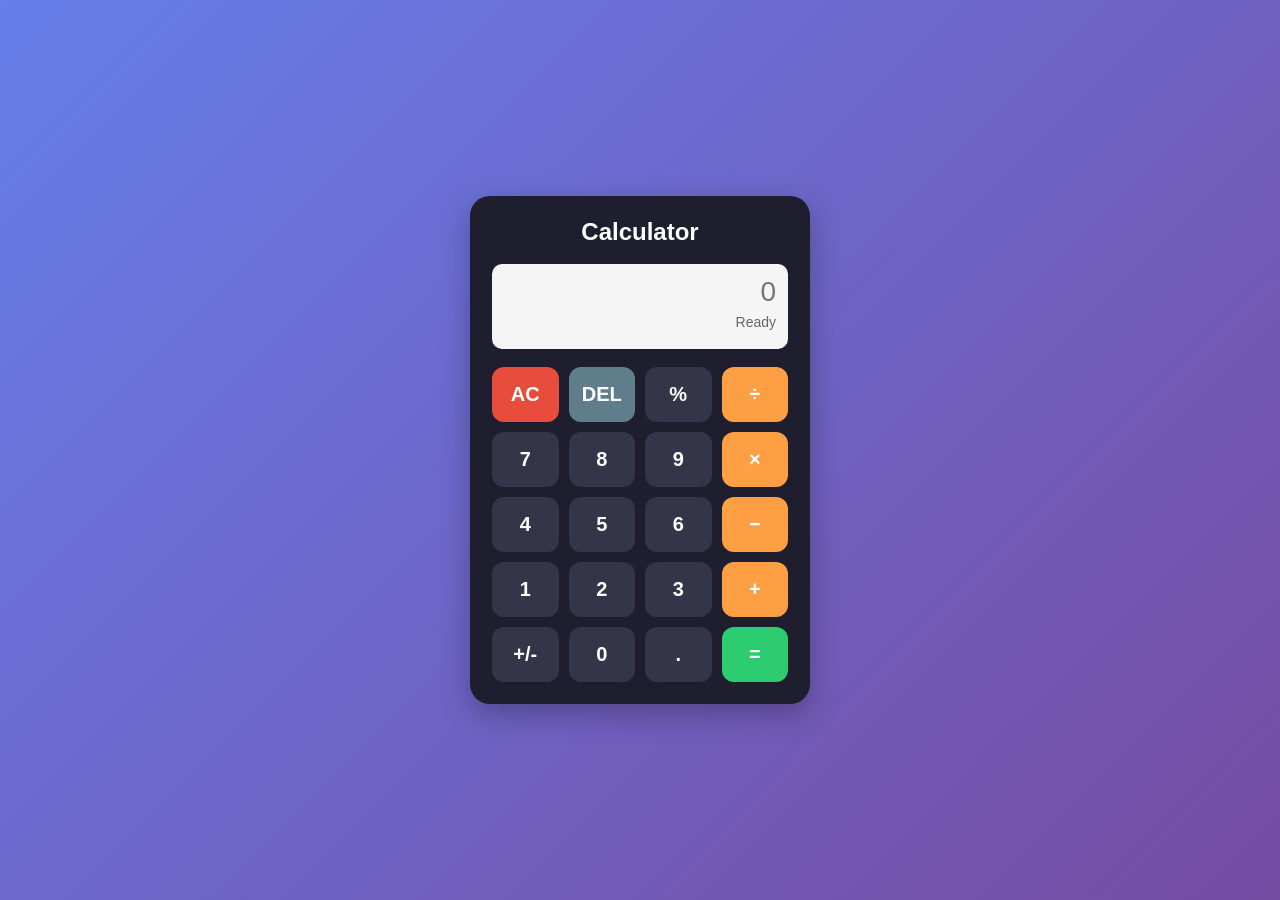
<file: code alpha /calculator/index.html>
<!DOCTYPE html>
<html lang="en">

<head>
    <meta charset="UTF-8">
    <meta name="viewport" content="width=device-width, initial-scale=1.0">
    <title>Basic Calculator</title>
    <link rel="stylesheet" href="style.css">
</head>

<body>
    <div class="calculator">
        <h2>Calculator</h2>

        <div class="display">
            <input type="text" id="display" placeholder="0" readonly>
            <div id="result">Ready</div>
        </div>

        <div class="buttons">
            <button class="clear" data-action="clear">AC</button>
            <button class="delete" data-action="delete">DEL</button>
            <button data-value="%">%</button>
            <button class="operator" data-value="/">÷</button>

            <button data-value="7">7</button>
            <button data-value="8">8</button>
            <button data-value="9">9</button>
            <button class="operator" data-value="*">×</button>

            <button data-value="4">4</button>
            <button data-value="5">5</button>
            <button data-value="6">6</button>
            <button class="operator" data-value="-">−</button>

            <button data-value="1">1</button>
            <button data-value="2">2</button>
            <button data-value="3">3</button>
            <button class="operator" data-value="+">+</button>

            <button data-action="sign">+/-</button>
            <button data-value="0">0</button>
            <button data-value=".">.</button>
            <button class="equal" data-action="calculate">=</button>
        </div>
    </div>

    <script src="script.js"></script>
</body>

</html>
</file>
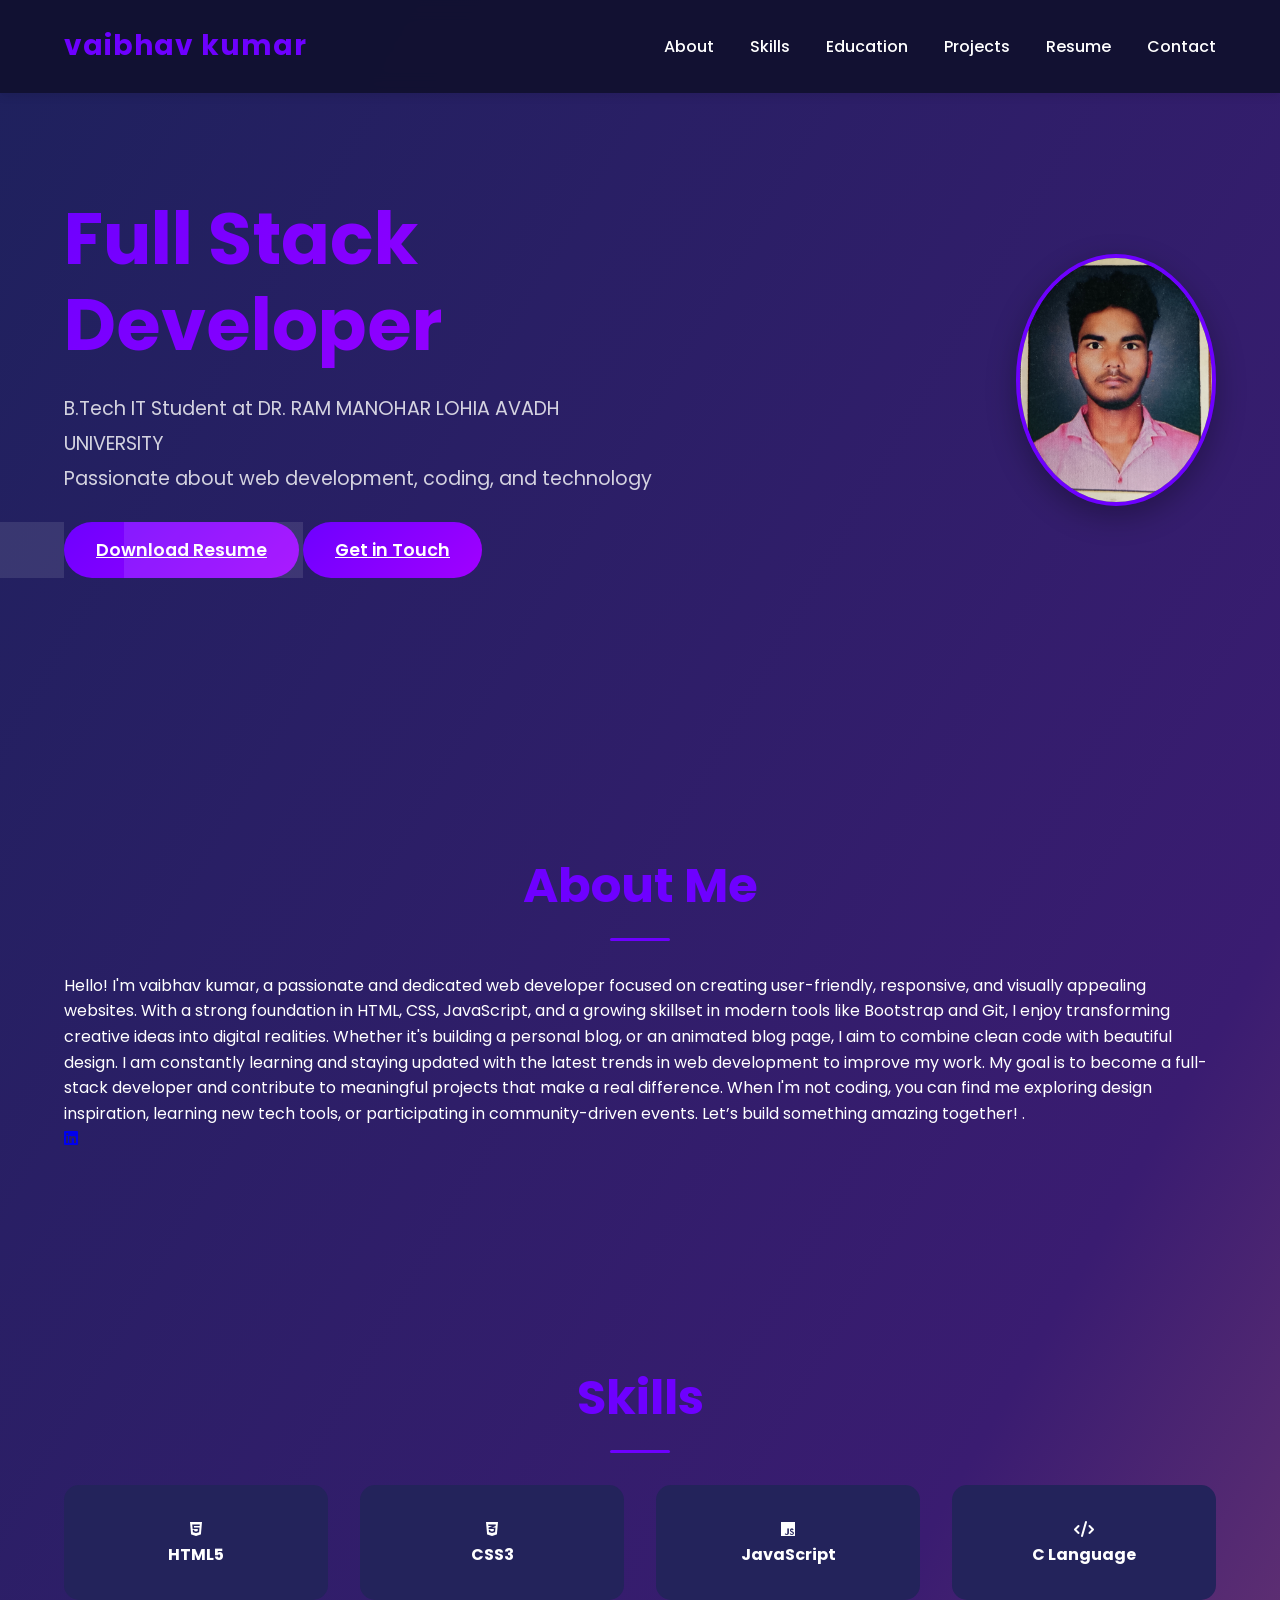
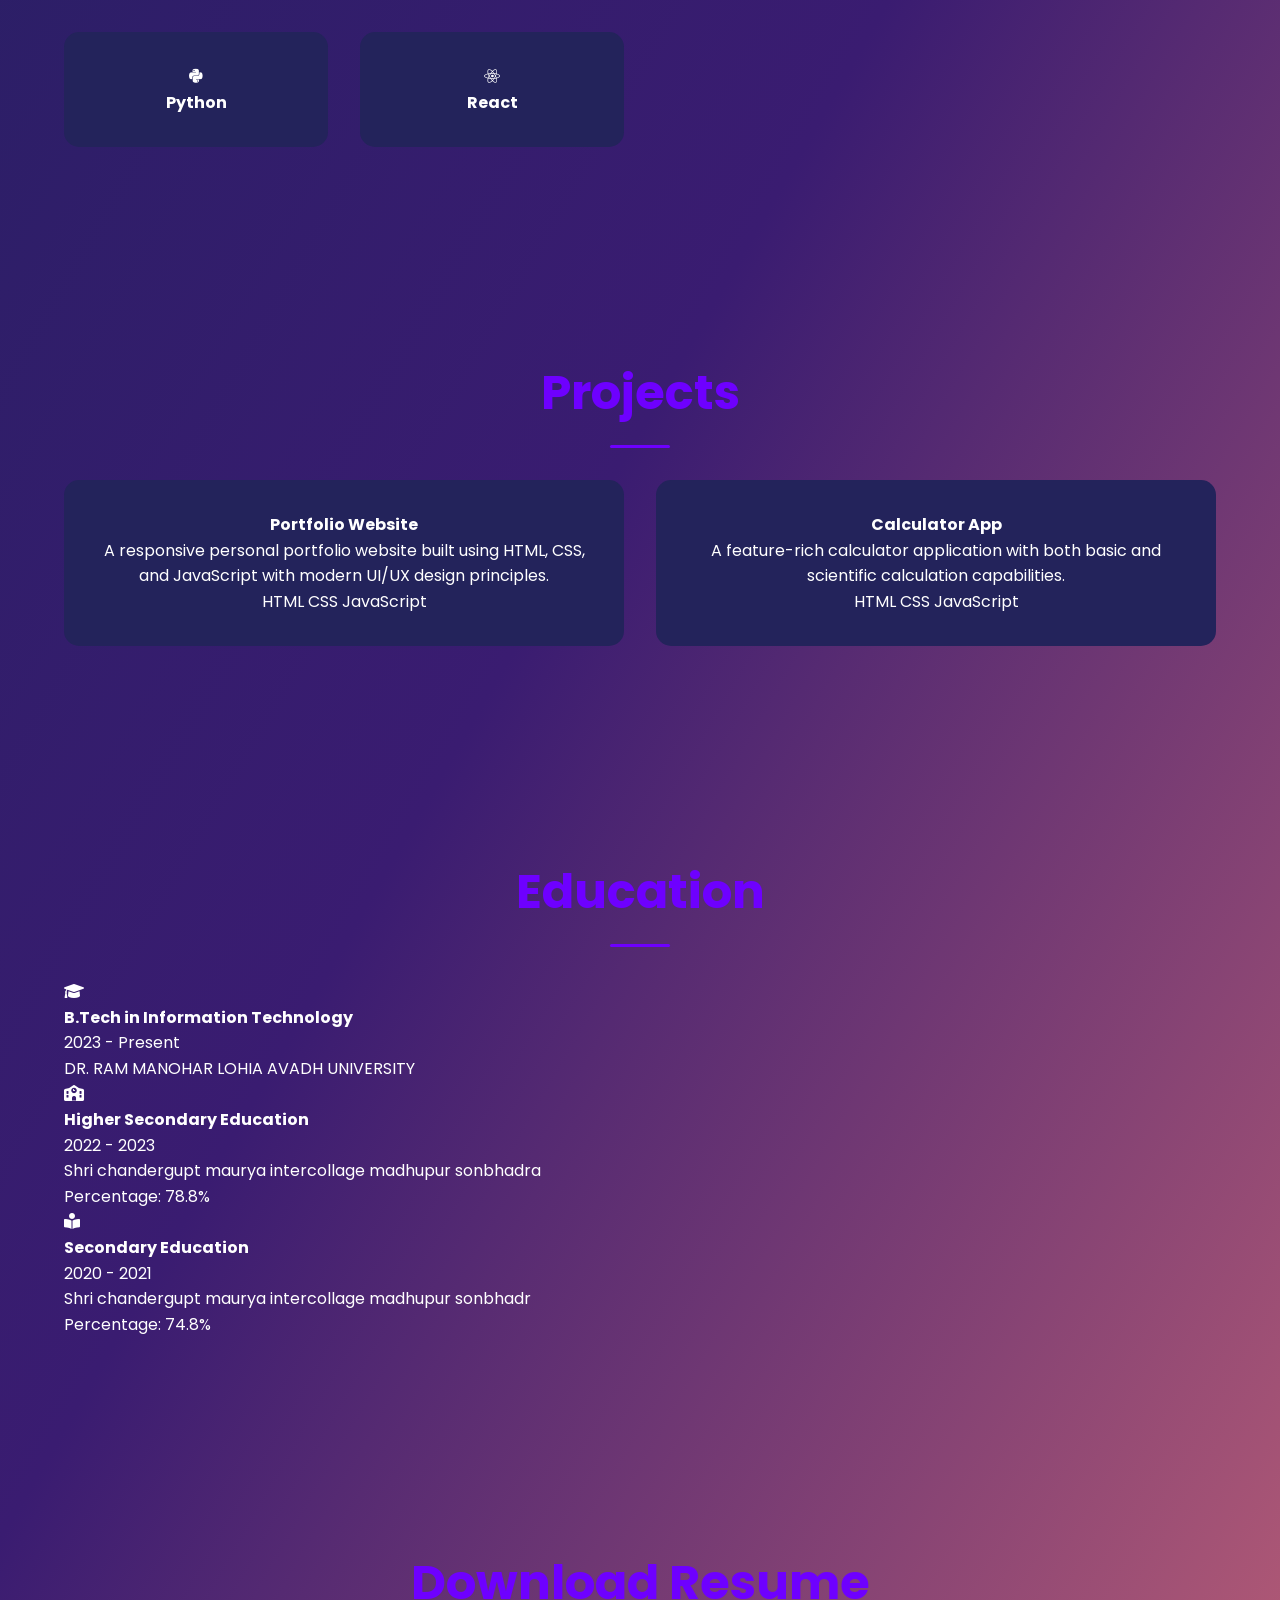
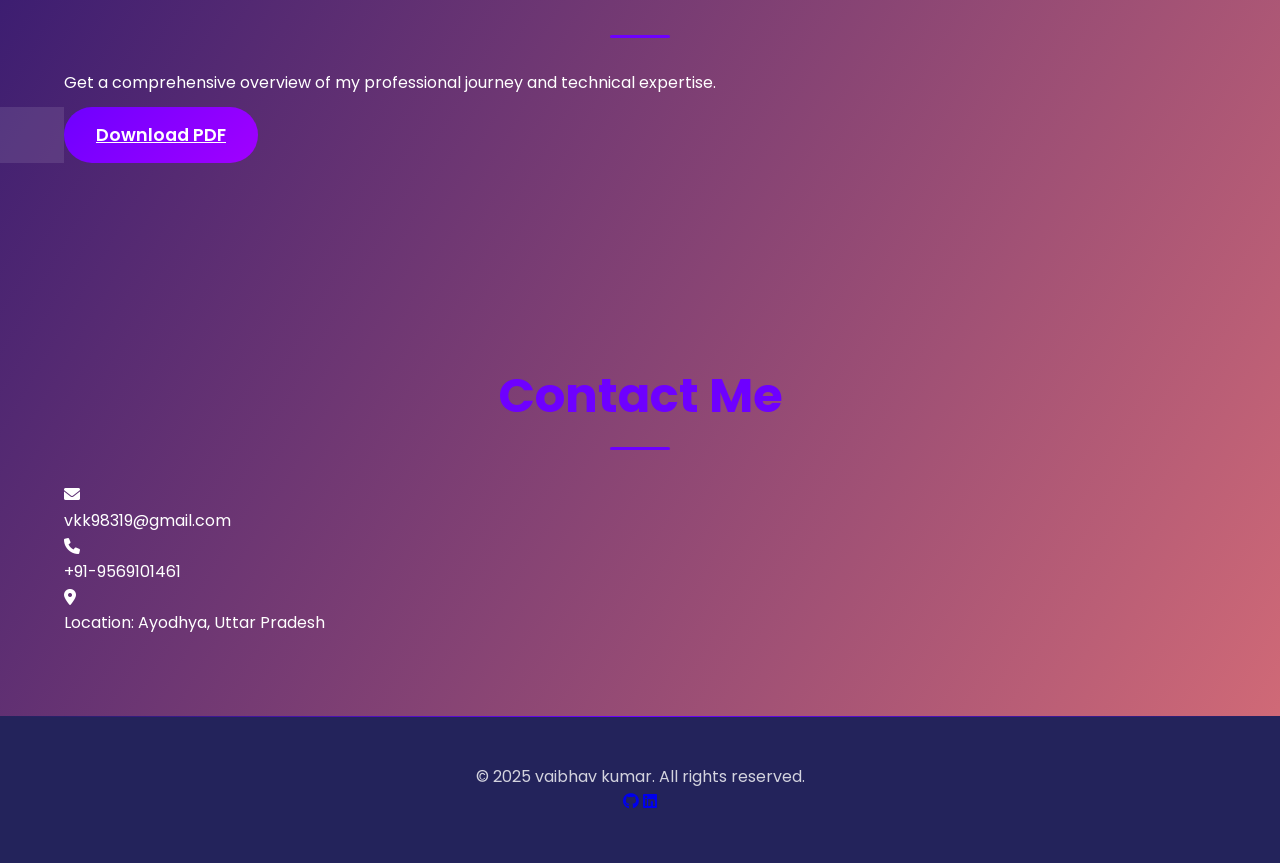
<file: code alpha /Portfolio/index.html>
<!DOCTYPE html>
<html lang="en">

<head>
  <meta charset="UTF-8">
  <meta name="viewport" content="width=device-width, initial-scale=1.0">
  <title>Vaibhav Kumar - Full Stack Developer</title>
  <meta name="description"
    content="Vaibhav Kumar   - B.Tech IT Student at DR. RAM MANOHAR LOHIA AVADH UNIVERSITY | Passionate Web Developer">
  <link href="https://fonts.googleapis.com/css2?family=Poppins:wght@400;600;700&display=swap" rel="stylesheet">
  <link rel="stylesheet" href="style.css">
  <link rel="stylesheet" href="https://cdnjs.cloudflare.com/ajax/libs/font-awesome/6.0.0/css/all.min.css">
</head>

<body>
  <header>
    <h1>vaibhav kumar</h1>
    <nav>
      <a href="#about">About</a>
      <a href="#skills">Skills</a>
      <a href="#education">Education</a>
      <a href="#projects">Projects</a>
      <a href="#resume">Resume</a>
      <a href="#contact">Contact</a>
    </nav>
  </header>

  <section class="hero">
    <div class="hero-text">
      <h2>Full Stack Developer</h2>
      <p>B.Tech IT Student at DR. RAM MANOHAR LOHIA AVADH UNIVERSITY<br>Passionate about web development, coding, and
        technology</p>
      <div class="hero-buttons">
        <a href="#resume" class="btn">Download Resume</a>
        <a href="#contact" class="btn btn-outline">Get in Touch</a>
      </div>
    </div>
    <img src="vaibhav.jpg" alt="vaibhav kumar  - Full Stack Developer">
  </section>

  <section id="about">
    <h3>About Me</h3>
    <div class="about-content">
      <p>Hello! I'm vaibhav kumar, a passionate and dedicated web developer focused on creating user-friendly,
        responsive, and visually appealing websites.

        With a strong foundation in HTML, CSS, JavaScript, and a growing skillset in modern tools like Bootstrap and
        Git, I enjoy transforming creative ideas into digital realities. Whether it's building a personal blog, or an
        animated blog page, I aim to combine clean code with beautiful design.

        I am constantly learning and staying updated with the latest trends in web development to improve my work. My
        goal is to become a full-stack developer and contribute to meaningful projects that make a real difference.

        When I'm not coding, you can find me exploring design inspiration, learning new tech tools, or participating in
        community-driven events.

        Let’s build something amazing together!
        .</p>
      <div class="social-links">

        <a href="https://www.linkedin.com/in/vaibhav-kumar-3bb89732a?utm_source=share&utm_campaign=share_via&utm_content=profile&utm_medium=android_app"
          class="social-icon"><i class="fab fa-linkedin"></i></a>
      </div>
    </div>
  </section>

  <section id="skills">
    <h3>Skills</h3>
    <div class="skills-list">
      <div class="skill">
        <i class="fab fa-html5"></i>
        <h4>HTML5</h4>
      </div>
      <div class="skill">
        <i class="fab fa-css3-alt"></i>
        <h4>CSS3</h4>
      </div>
      <div class="skill">
        <i class="fab fa-js"></i>
        <h4>JavaScript</h4>
      </div>
      <div class="skill">
        <i class="fas fa-code"></i>
        <h4>C Language</h4>
      </div>
      <div class="skill">
        <i class="fab fa-python"></i>
        <h4>Python</h4>
      </div>
      <div class="skill">
        <i class="fab fa-react"></i>
        <h4>React</h4>
      </div>
    </div>
  </section>

  <section id="projects">
    <h3>Projects</h3>
    <div class="projects-list">
      <div class="project">
        <h4>Portfolio Website</h4>
        <p>A responsive personal portfolio website built using HTML, CSS, and JavaScript with modern UI/UX design
          principles.</p>
        <div class="project-tags">
          <span>HTML</span>
          <span>CSS</span>
          <span>JavaScript</span>
        </div>
      </div>
      <div class="project">
        <h4>Calculator App</h4>
        <p>A feature-rich calculator application with both basic and scientific calculation capabilities.</p>
        <div class="project-tags">
          <span>HTML</span>
          <span>CSS</span>
          <span>JavaScript</span>
        </div>
      </div>
    </div>
  </section>

  <section id="education">
    <h3>Education</h3>
    <div class="timeline">
      <div class="timeline-item">
        <div class="timeline-icon">
          <i class="fas fa-graduation-cap"></i>
        </div>
        <div class="timeline-content">
          <h4>B.Tech in Information Technology</h4>
          <p class="timeline-date">2023 - Present</p>
          <p>DR. RAM MANOHAR LOHIA AVADH UNIVERSITY</p>
        </div>
      </div>
      <div class="timeline-item">
        <div class="timeline-icon">
          <i class="fas fa-school"></i>
        </div>
        <div class="timeline-content">
          <h4>Higher Secondary Education</h4>
          <p class="timeline-date">2022 - 2023</p>
          <p>Shri chandergupt maurya intercollage madhupur sonbhadra</p>
          <p>Percentage: 78.8%</p>
        </div>
      </div>
      <div class="timeline-item">
        <div class="timeline-icon">
          <i class="fas fa-book-reader"></i>
        </div>
        <div class="timeline-content">
          <h4>Secondary Education</h4>
          <p class="timeline-date">2020 - 2021</p>
          <p>Shri chandergupt maurya intercollage madhupur sonbhadr</p>
          <p>Percentage: 74.8%</p>
        </div>
      </div>
    </div>
  </section>





  <section id="resume">
    <h3>Download Resume</h3>
    <div class="resume-content">
      <p>Get a comprehensive overview of my professional journey and technical expertise.</p><br>
      <a href="Priyanshu_Maurya_Resume.pdf" class="btn btn-outline">Download PDF</a>
    </div>
  </section>

  <section id="contact">
    <h3>Contact Me</h3>
    <div class="contact-content">
      <div class="contact-info">
        <div class="contact-item">
          <i class="fas fa-envelope"></i>
          <p>vkk98319@gmail.com</p>
        </div>
        <div class="contact-item">
          <i class="fas fa-phone"></i>
          <p>+91-9569101461</p>
        </div>
        <div class="contact-item">
          <i class="fas fa-map-marker-alt"></i>
          <p>Location: Ayodhya, Uttar Pradesh</p>
        </div>
      </div>
    </div>
  </section>

  <footer>
    <div class="footer-content">
      <p>&copy; 2025 vaibhav kumar. All rights reserved.</p>
      <div class="footer-icons">
        <a href="#" class="social-icon"><i class="fab fa-github"></i></a>
        <a href="#" class="social-icon"><i class="fab fa-linkedin"></i></a>
      </div>
    </div>
  </footer>

  <script>
    // Smooth scroll for navigation links
    document.querySelectorAll('a[href^="#"]').forEach(anchor => {
      anchor.addEventListener('click', function (e) {
        e.preventDefault();
        document.querySelector(this.getAttribute('href')).scrollIntoView({
          behavior: 'smooth'
        });
      });
    });
  </script>
</body>

</html>
</file>
<file: code alpha /calculator/style.css>
* {
    margin: 0;
    padding: 0;
    box-sizing: border-box;
}

body {
    min-height: 100vh;
    display: flex;
    justify-content: center;
    align-items: center;
    background: linear-gradient(135deg, #667eea, #764ba2);
    font-family: Arial, sans-serif;
}

.calculator {
    width: 340px;
    padding: 22px;
    background: #1e1e2f;
    border-radius: 20px;
    box-shadow: 0 10px 30px #0004;
}

h2 {
    color: white;
    text-align: center;
    margin-bottom: 18px;
}

.display {
    background: #f5f5f5;
    padding: 12px;
    border-radius: 10px;
    margin-bottom: 18px;
    min-height: 85px;
}

#display {
    width: 100%;
    border: none;
    outline: none;
    background: transparent;
    text-align: right;
    font-size: 28px;
    color: #222;
}

#result {
    text-align: right;
    font-size: 14px;
    color: #666;
    min-height: 18px;
    margin-top: 6px;
}

.buttons {
    display: grid;
    grid-template-columns: repeat(4, 1fr);
    gap: 10px;
}

button {
    height: 55px;
    border: none;
    border-radius: 12px;
    font-size: 20px;
    font-weight: bold;
    cursor: pointer;
    background: #35354a;
    color: white;
    transition: 0.2s;
}

button:hover {
    background: #50506b;
    transform: scale(1.04);
}

button:active {
    transform: scale(0.96);
}

.operator {
    background: #ff9f43;
    color: white;
}

.operator:hover {
    background: #f08b25;
}

.clear {
    background: #e74c3c;
}

.delete {
    background: #607d8b;
}

.equal {
    background: #2ecc71;
}

.equal:hover {
    background: #27ae60;
}
</file>
<file: code alpha /Portfolio/style.css>
* {
  margin: 0;
  padding: 0;
  box-sizing: border-box;
  font-family: 'Poppins', sans-serif;
}

:root {
  --primary-color: #6e00ff;
  --secondary-color: #a100ff;
  --bg-dark: linear-gradient(120deg, #1e215d 0%, #3a1c71 50%, #d76d77 100%);
  --bg-light: #23235b;
  --text-light: #ffffff;
  --text-dark: #333333;
  --transition: all 0.3s ease;
}

body {
  background: var(--bg-dark);
  color: var(--text-light);
  line-height: 1.6;
}

/* Smooth Scroll */
html {
  scroll-behavior: smooth;
}

/* Header Styles */
header {
  position: fixed;
  top: 0;
  left: 0;
  width: 100%;
  display: flex;
  justify-content: space-between;
  align-items: center;
  padding: 1.5rem 5%;
  background: rgba(17, 17, 48, 0.95);
  backdrop-filter: blur(10px);
  z-index: 1000;
  box-shadow: 0 2px 10px rgba(0, 0, 0, 0.1);
}

header h1 {
  font-size: 28px;
  font-weight: 700;
  color: var(--primary-color);
  letter-spacing: 1px;
}

nav a {
  margin-left: 2rem;
  text-decoration: none;
  color: var(--text-light);
  font-weight: 500;
  transition: var(--transition);
  position: relative;
}

nav a::after {
  content: '';
  position: absolute;
  width: 0;
  height: 2px;
  bottom: -5px;
  left: 0;
  background: var(--primary-color);
  transition: var(--transition);
}

nav a:hover::after {
  width: 100%;
}

/* Hero Section */
.hero {
  display: flex;
  align-items: center;
  justify-content: space-between;
  padding: 120px 5% 80px;
  min-height: 80vh;
  flex-wrap: wrap;
  gap: 4rem;
}

.hero-text {
  max-width: 600px;
  width: 100%;
  animation: fadeInUp 1s ease;
}

.hero-text h2 {
  font-size: 4.5rem;
  margin-bottom: 1.5rem;
  line-height: 1.2;
  color: var(--primary-color);
  background: linear-gradient(135deg, var(--primary-color), var(--secondary-color));
  -webkit-background-clip: text;
  -webkit-text-fill-color: transparent;
}

.hero-text p {
  font-size: 1.2rem;
  margin-bottom: 2.5rem;
  color: rgba(255, 255, 255, 0.8);
  line-height: 1.8;
}

.btn {
  padding: 1rem 2rem;
  background: linear-gradient(135deg, var(--primary-color), var(--secondary-color));
  border: none;
  color: white;
  border-radius: 30px;
  font-size: 1.1rem;
  font-weight: 600;
  cursor: pointer;
  transition: var(--transition);
  position: relative;
  overflow: hidden;
  z-index: 1;
}

.btn::before {
  content: '';
  position: absolute;
  top: 0;
  left: 0;
  width: 100%;
  height: 100%;
  background: rgba(255, 255, 255, 0.1);
  transform: translateX(-100%);
  transition: var(--transition);
}

.btn:hover::before {
  transform: translateX(0);
}

.hero img {
  width: 200px;
  object-fit: cover;
  border-radius: 50%;
  border: 4px solid var(--primary-color);
  box-shadow: 0 10px 30px rgba(0, 0, 0, 0.3);
  animation: float 6s ease-in-out infinite;
  transition: var(--transition);
}

.hero img:hover {
  transform: scale(1.05);
}

/* Section Styles */
section {
  padding: 8rem 5% 5rem;
}

h3 {
  font-size: 3rem;
  margin-bottom: 3rem;
  color: var(--primary-color);
  text-align: center;
  position: relative;
}

h3::after {
  content: '';
  position: absolute;
  bottom: -1rem;
  left: 50%;
  transform: translateX(-50%);
  width: 60px;
  height: 3px;
  background: var(--primary-color);
  border-radius: 10px;
}

/* Skills Section */
.skills-list {
  display: grid;
  grid-template-columns: repeat(auto-fit, minmax(250px, 1fr));
  gap: 2rem;
  animation: fadeIn 1s ease;
}

.skill {
  background: var(--bg-light);
  padding: 2rem;
  border-radius: 15px;
  text-align: center;
  transition: var(--transition);
  cursor: default;
}

.skill:hover {
  transform: translateY(-10px);
  box-shadow: 0 10px 30px rgba(0, 0, 0, 0.2);
}

/* Projects Section */
.projects-list {
  display: grid;
  grid-template-columns: repeat(auto-fit, minmax(300px, 1fr));
  gap: 2rem;
  animation: fadeIn 1s ease;
}

.project {
  background: var(--bg-light);
  padding: 2rem;
  border-radius: 15px;
  text-align: center;
  transition: var(--transition);
  cursor: default;
}

.project:hover {
  transform: translateY(-10px);
  box-shadow: 0 10px 30px rgba(0, 0, 0, 0.2);
}

/* Footer */
footer {
  text-align: center;
  padding: 3rem 5%;
  background: var(--bg-light);
  color: rgba(255, 255, 255, 0.8);
  position: relative;
}

footer::before {
  content: '';
  position: absolute;
  top: 0;
  left: 0;
  width: 100%;
  height: 1px;
  background: linear-gradient(90deg, transparent, var(--primary-color), transparent);
}

/* Animations */
@keyframes fadeIn {
  from {
    opacity: 0;
    transform: translateY(20px);
  }
  to {
    opacity: 1;
    transform: translateY(0);
  }
}

@keyframes fadeInUp {
  from {
    opacity: 0;
    transform: translateY(50px);
  }
  to {
    opacity: 1;
    transform: translateY(0);
  }
}

@keyframes float {
  0%, 100% {
    transform: translateY(0);
  }
  50% {
    transform: translateY(-20px);
  }
}

/* Responsive Design */
@media (max-width: 768px) {
  header {
    padding: 1rem 5%;
  }
  
  nav {
    display: none;
  }
  
  .hero {
    padding: 80px 5% 40px;
    flex-direction: column;
    text-align: center;
  }
  
  .hero-text h2 {
    font-size: 3rem;
  }
  
  .hero img {
    width: 300px;
    margin-top: 2rem;
  }
  
  section {
    padding: 5rem 5% 3rem;
  }
  
  h3 {
    font-size: 2.5rem;
  }
  
  .timeline {
    padding: 2rem 0;
  }
  
  .timeline::before {
    left: 20px;
  }
  
  .timeline-item {
    width: 100%;
    padding: 2rem 2rem 2rem 4rem;
    text-align: left;
  }
  
  .timeline-item:nth-child(even) {
    left: 0;
  }
  
  .timeline-icon {
    left: 0;
    margin-left: 0;
  }
  
  .blog-grid {
    grid-template-columns: 1fr;
  }
  
  .blog-image img {
    height: 200px;
  }
}
</file>
